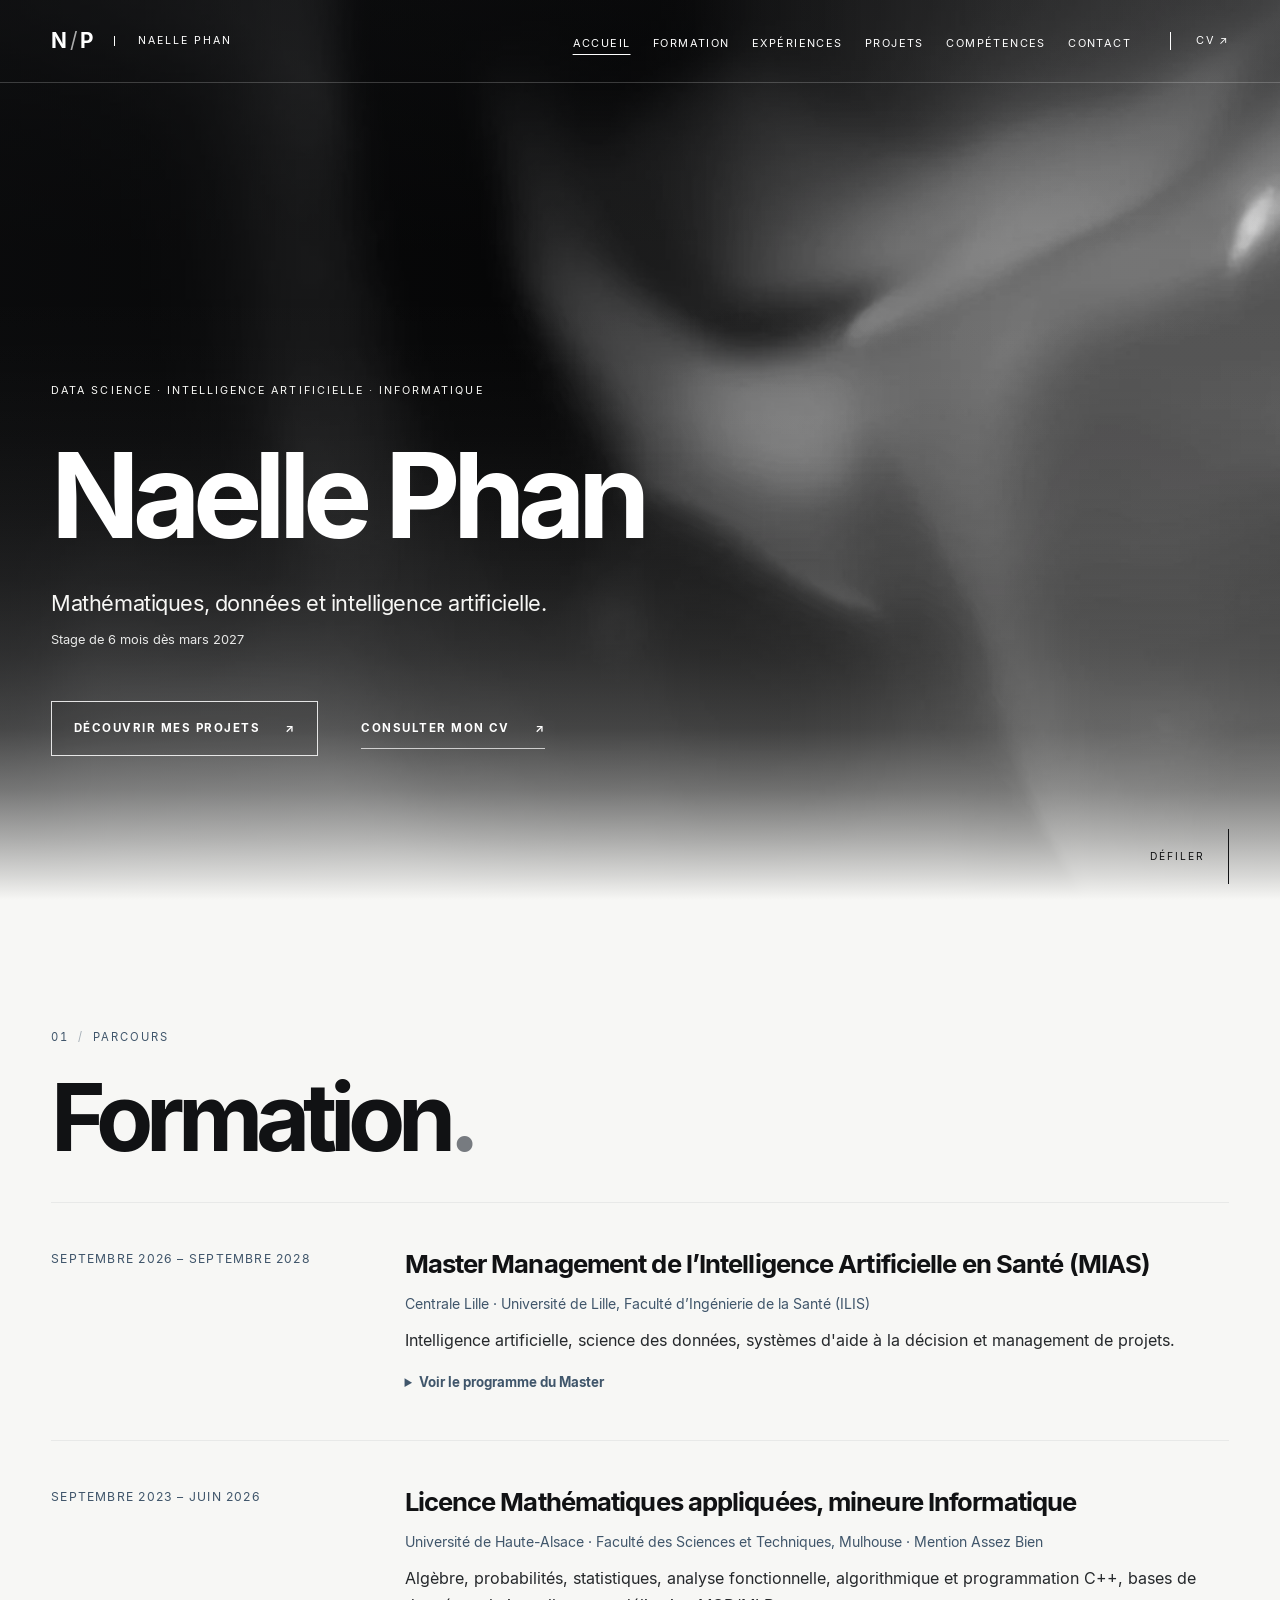
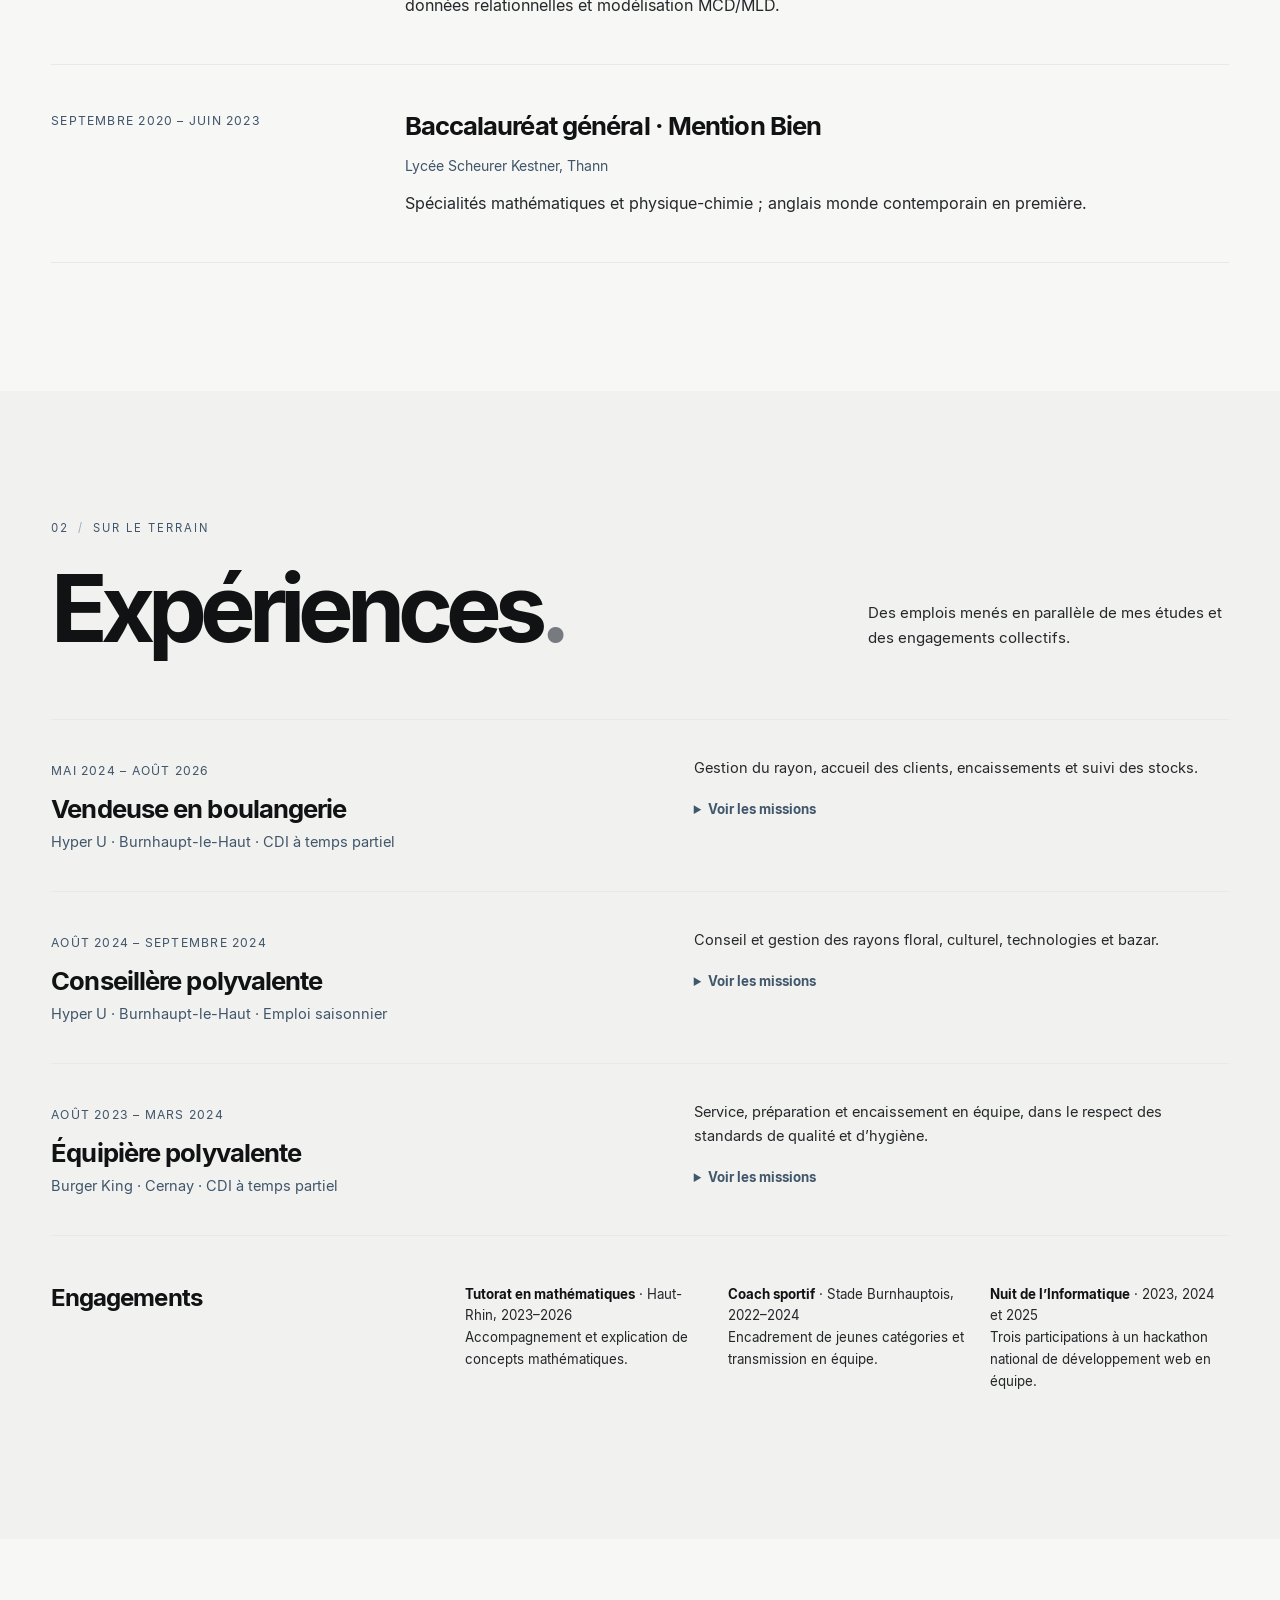
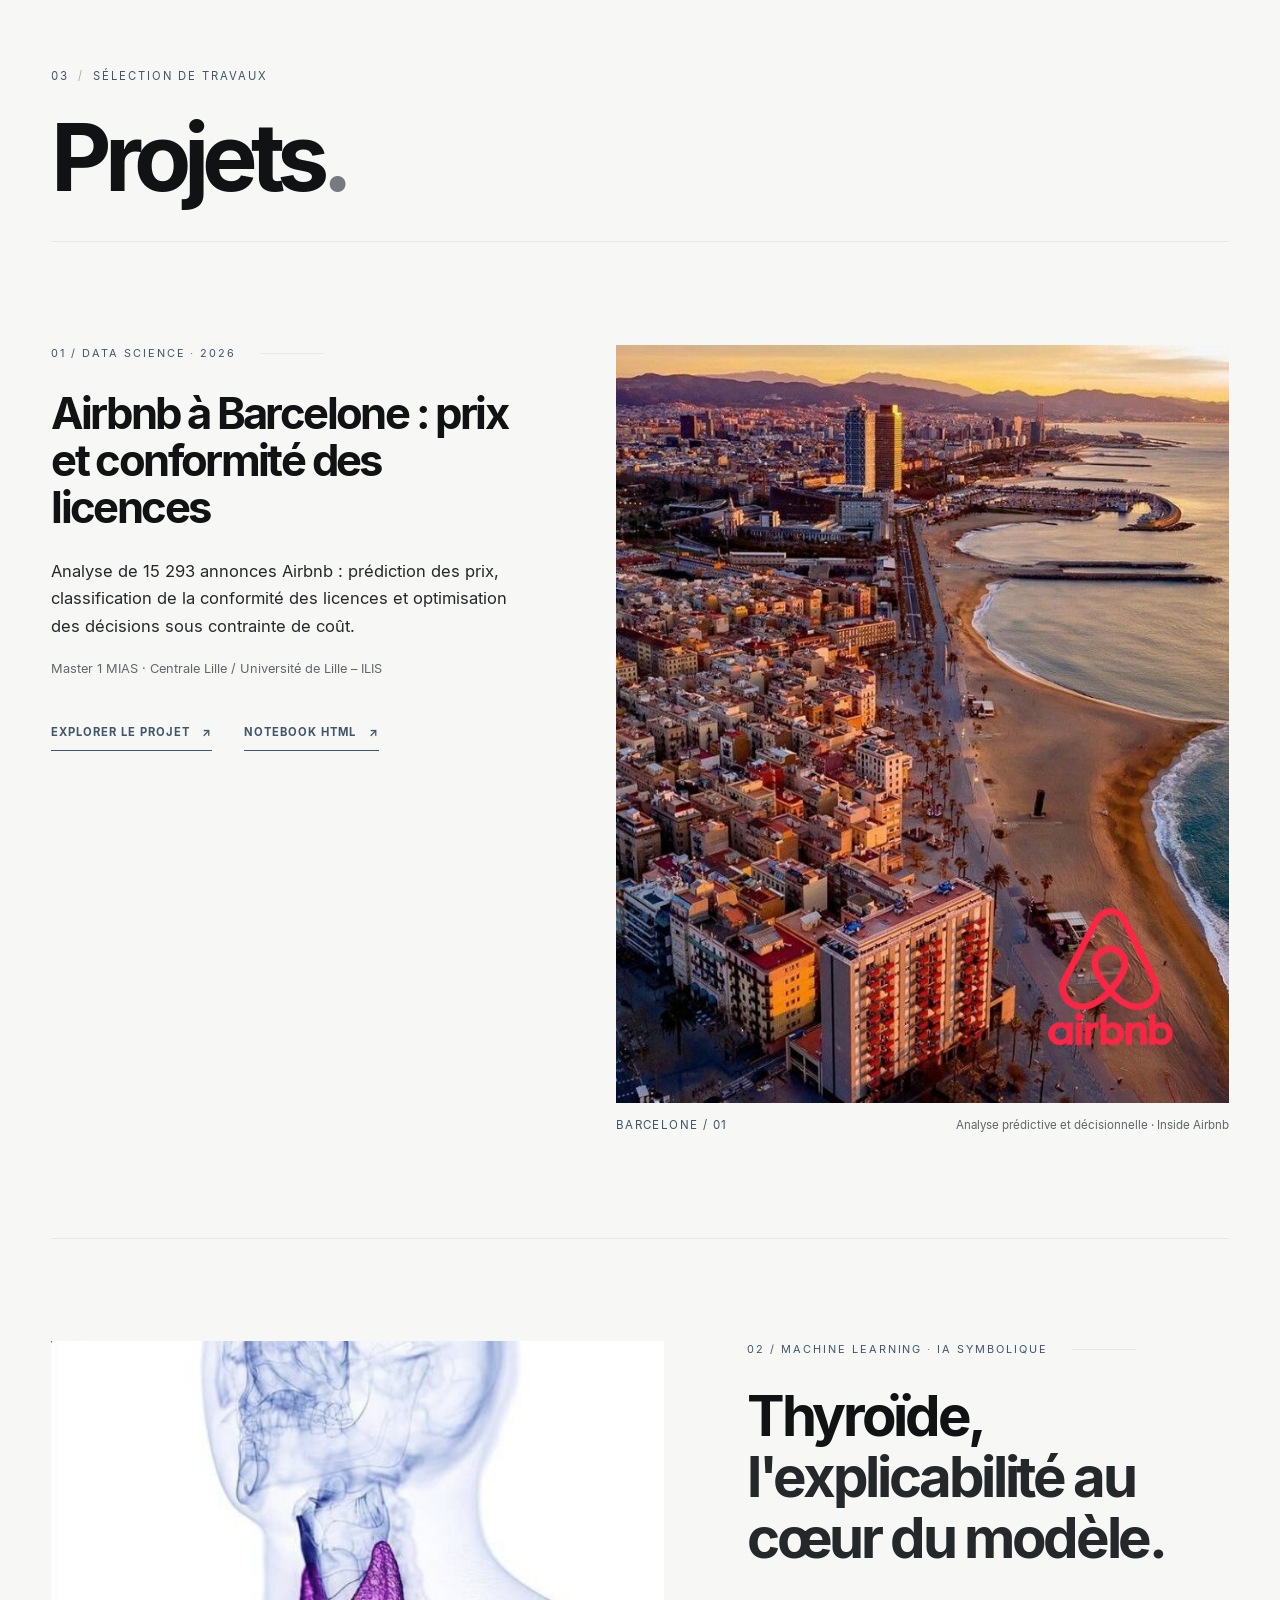
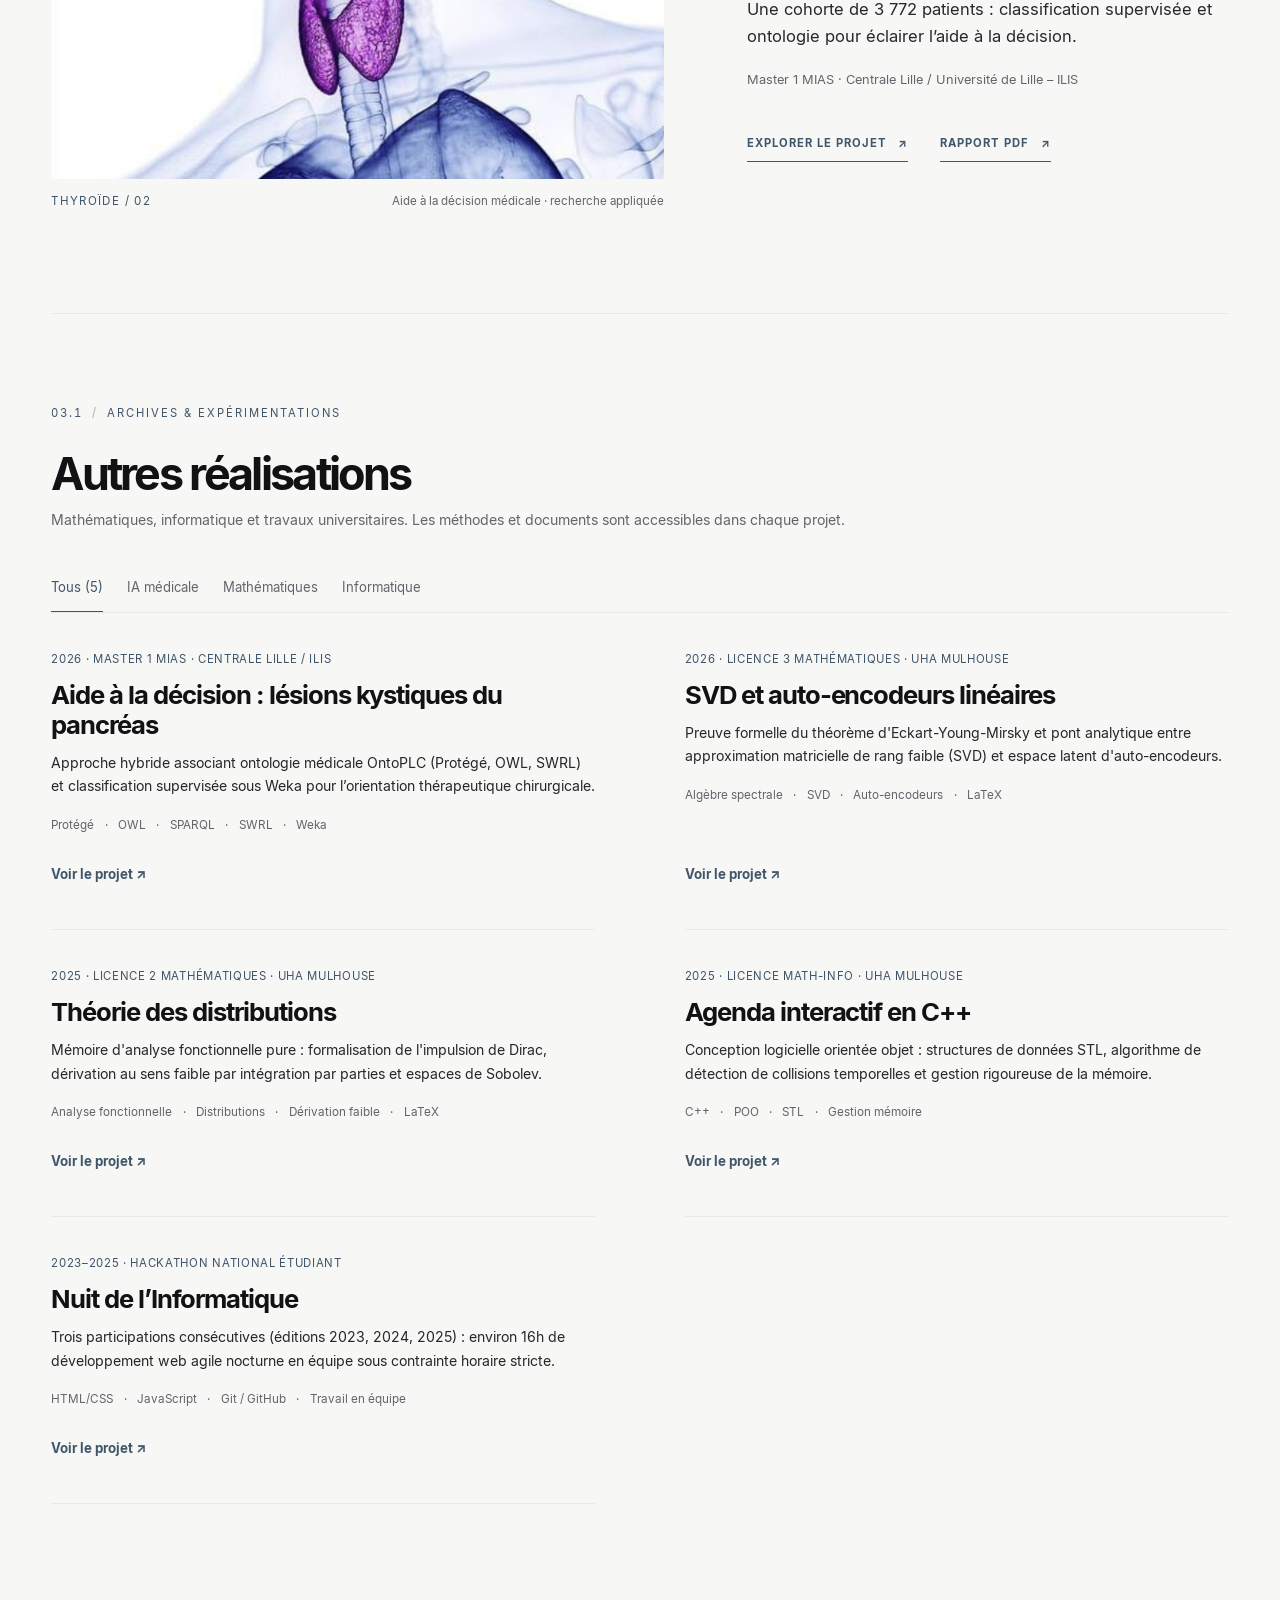
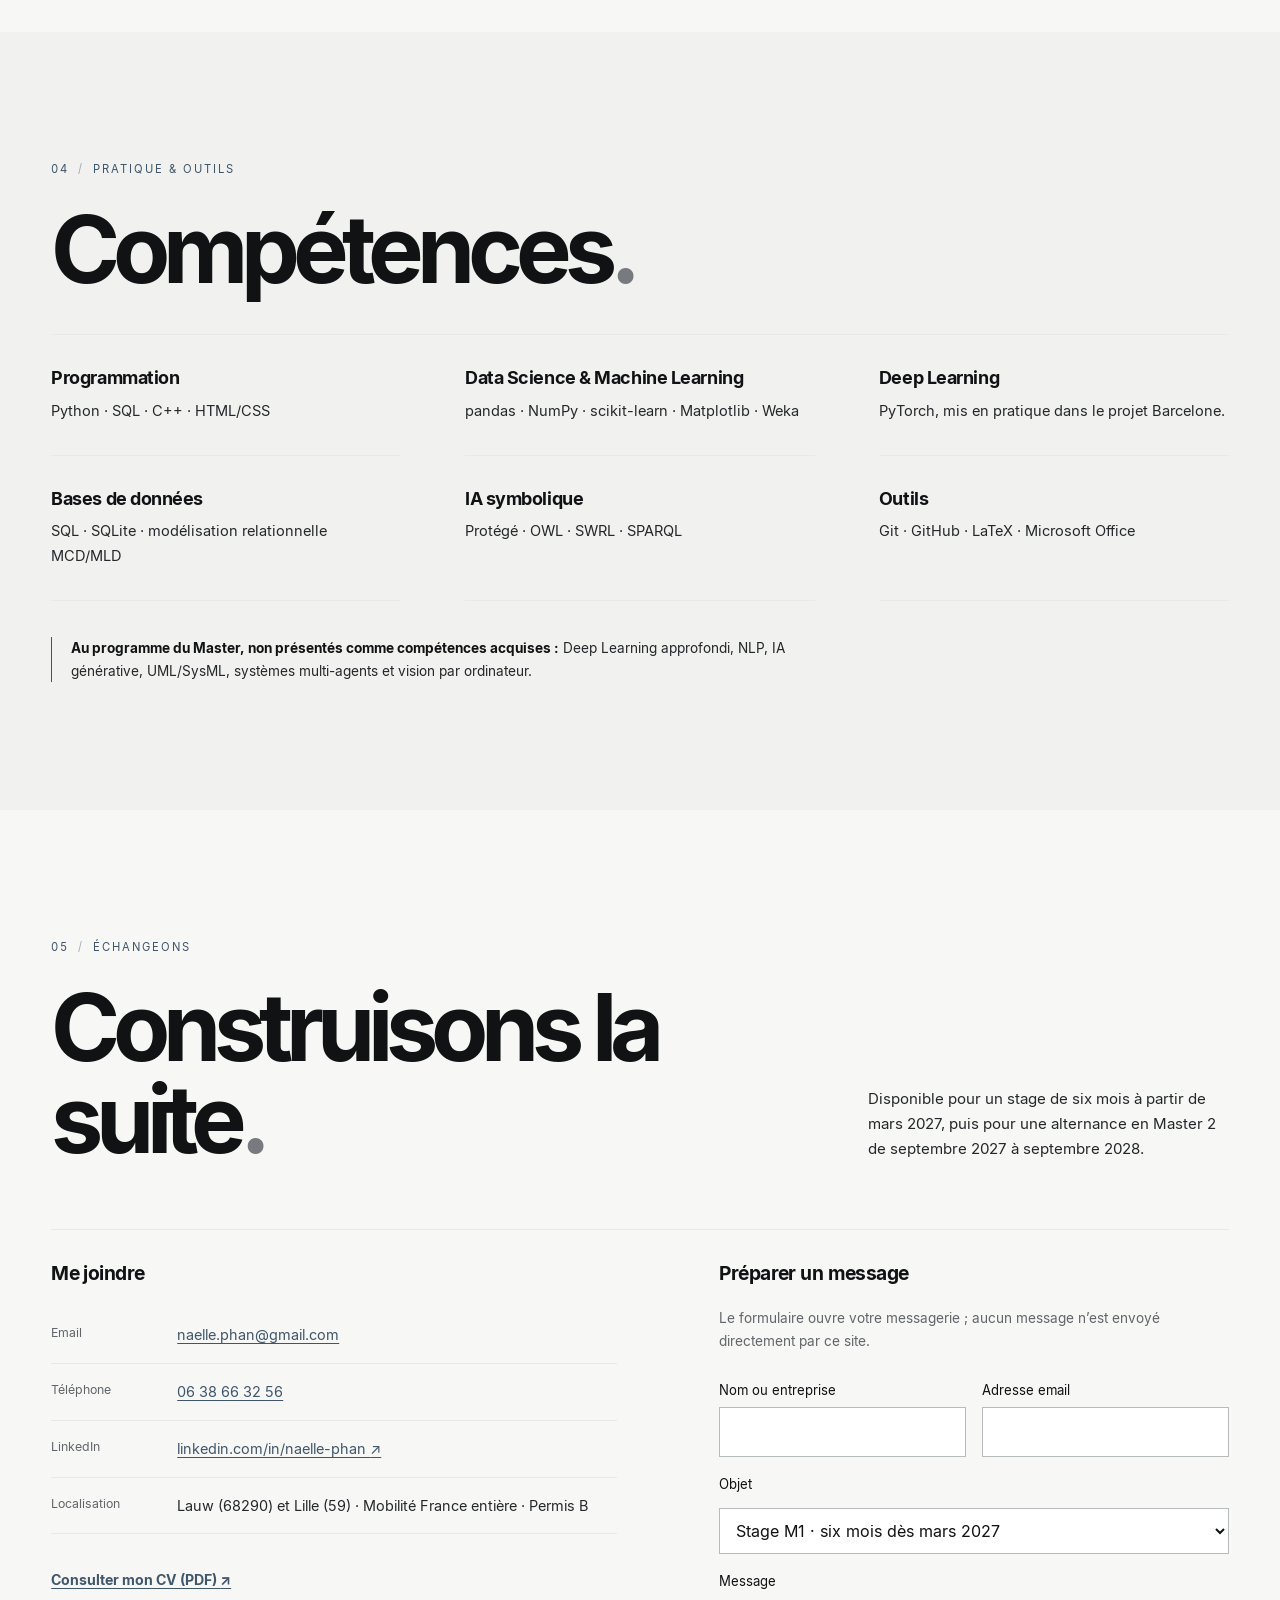
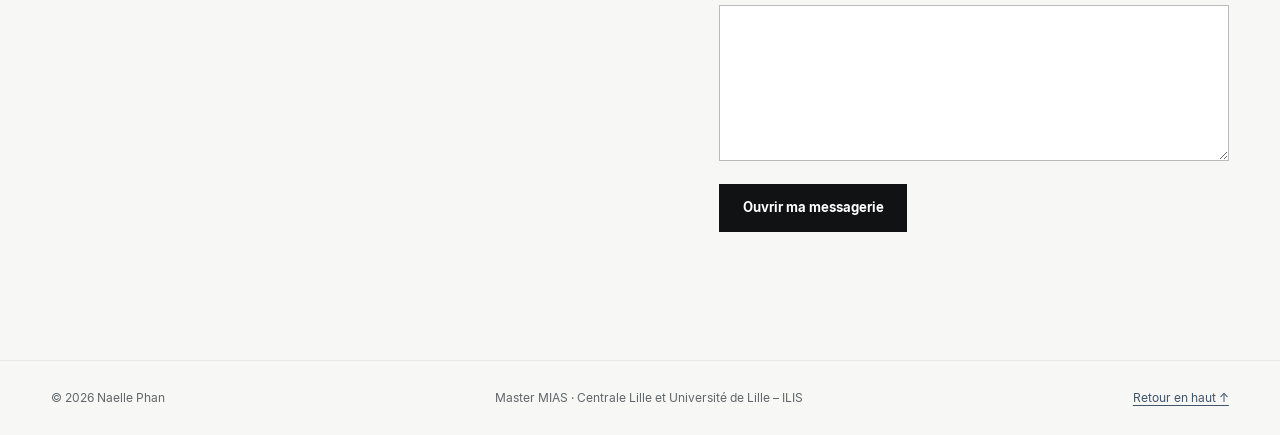
<file: index.html>
<!DOCTYPE html>
<html lang="fr">
<head>
  <meta charset="UTF-8">
  <meta name="viewport" content="width=device-width, initial-scale=1.0">
  <meta name="description" content="Portfolio de Naelle Phan, étudiante en Master MIAS à Centrale Lille et à l'Université de Lille – ILIS. Projets en Data Science, intelligence artificielle et informatique. Stage de six mois dès mars 2027.">
  <title>Naelle Phan — Data Science, IA et informatique</title>
  <link rel="stylesheet" href="style.css?v=949d2ad">
  <script src="script.js?v=2c0e028" defer></script>
</head>
<body>
  <a class="skip-link" href="#main-content">Aller au contenu</a>
  <header class="site-header" id="navbar">
    <div class="container header-inner">
      <a class="brand" href="#accueil" aria-label="Naelle Phan, accueil">N<span class="brand-separator" aria-hidden="true">/</span>P <span class="brand-full">Naelle Phan</span></a>
      <button class="mobile-toggle" id="mobile-toggle" type="button" aria-controls="site-nav" aria-expanded="false" aria-label="Ouvrir le menu de navigation"><span></span><span></span><span></span></button>
      <nav class="site-nav" id="site-nav" aria-label="Navigation principale">
        <ul>
          <li><a class="nav-link" href="#accueil">Accueil</a></li>
          <li><a class="nav-link" href="#formations">Formation</a></li>
          <li><a class="nav-link" href="#experiences">Expériences</a></li>
          <li><a class="nav-link" href="#projets">Projets</a></li>
          <li><a class="nav-link" href="#competences">Compétences</a></li>
          <li><a class="nav-link" href="#contact">Contact</a></li>
        </ul>
      </nav>
      <a class="header-cv" href="CV_Naelle_Phan.pdf" target="_blank" rel="noopener noreferrer">CV ↗</a>
    </div>
  </header>

  <main id="main-content">
    <section class="hero-section" id="accueil" aria-labelledby="intro-title">
      <video class="hero-video" autoplay muted loop playsinline preload="auto" poster="video-poster.webp" aria-hidden="true" tabindex="-1">
        <source src="101010-video-720.mp4" type="video/mp4">
      </video>
      <div class="hero-shade" aria-hidden="true"></div>
      <div class="container hero-layout">
        <div class="hero-copy">
          <p class="hero-eyebrow">DATA SCIENCE · INTELLIGENCE ARTIFICIELLE · INFORMATIQUE</p>
          <h1 id="intro-title" class="hero-title-clean">Naelle Phan</h1>
          <p class="hero-lead-clean">Mathématiques, données et intelligence artificielle.</p>
          <p class="hero-availability-clean">Stage de 6 mois dès mars 2027</p>
          <div class="hero-actions-clean">
            <a class="hero-primary" href="#projets">DÉCOUVRIR MES PROJETS <span aria-hidden="true">↗</span></a>
            <a class="hero-secondary" href="CV_Naelle_Phan.pdf" target="_blank" rel="noopener noreferrer">CONSULTER MON CV <span aria-hidden="true">↗</span></a>
          </div>
        </div>
        <a class="hero-scroll-cue" href="#formations" aria-label="Défiler vers la formation">
          <span>Défiler</span><span class="scroll-stem" aria-hidden="true"></span>
        </a>
      </div>
    </section>

    <section class="section" id="formations" aria-labelledby="formation-title">
      <div class="container">
        <div class="section-heading compact"><div class="section-kicker"><span class="kicker-num">01</span><span class="kicker-sep">/</span><span>Parcours</span></div><h2 id="formation-title">Formation<span class="heading-period">.</span></h2></div>
        <div class="timeline">
          <article class="timeline-item">
            <div class="timeline-date">Septembre 2026 – septembre 2028</div>
            <div><h3>Master Management de l’Intelligence Artificielle en Santé (MIAS)</h3><p class="institution">Centrale Lille · Université de Lille, Faculté d’Ingénierie de la Santé (ILIS)</p><p>Intelligence artificielle, science des données, systèmes d'aide à la décision et management de projets.</p>
              <details><summary>Voir le programme du Master</summary><div class="detail-content"><p><strong>Enseignements suivis (S1)</strong> : bases de données et Big Data (SQL, MCD/MLD), Machine Learning, Data Science, systèmes d’aide à la décision, ontologies médicales, algorithmique, optimisation et complexité, management de l’innovation.</p><p><strong>Enseignements prévus (S2)</strong> : Deep Learning approfondi, Data Science avancée, fondamentaux du NLP, IA générative en santé, UML/SysML, systèmes multi-agents et vision par ordinateur pour l’imagerie médicale.</p></div></details>
            </div>
          </article>
          <article class="timeline-item"><div class="timeline-date">Septembre 2023 – juin 2026</div><div><h3>Licence Mathématiques appliquées, mineure Informatique</h3><p class="institution">Université de Haute-Alsace · Faculté des Sciences et Techniques, Mulhouse · Mention Assez Bien</p><p>Algèbre, probabilités, statistiques, analyse fonctionnelle, algorithmique et programmation C++, bases de données relationnelles et modélisation MCD/MLD.</p></div></article>
          <article class="timeline-item"><div class="timeline-date">Septembre 2020 – juin 2023</div><div><h3>Baccalauréat général · Mention Bien</h3><p class="institution">Lycée Scheurer Kestner, Thann</p><p>Spécialités mathématiques et physique-chimie ; anglais monde contemporain en première.</p></div></article>
        </div>
      </div>
    </section>

    <section class="section section-tinted" id="experiences" aria-labelledby="experiences-title">
      <div class="container">
        <div class="section-heading"><div class="section-kicker"><span class="kicker-num">02</span><span class="kicker-sep">/</span><span>Sur le terrain</span></div><h2 id="experiences-title">Expériences<span class="heading-period">.</span></h2><p>Des emplois menés en parallèle de mes études et des engagements collectifs.</p></div>
        <div class="experience-list">
          <article class="experience-item"><div><span class="entry-date">Mai 2024 – août 2026</span><h3>Vendeuse en boulangerie</h3><p class="institution">Hyper U · Burnhaupt-le-Haut · CDI à temps partiel</p></div><div><p>Gestion du rayon, accueil des clients, encaissements et suivi des stocks.</p><details><summary>Voir les missions</summary><div class="detail-content"><ul><li>Gestion autonome de la caisse et fidélisation d’une clientèle en période de forte affluence.</li><li>Mise en valeur des produits, réapprovisionnement et gestion des stocks.</li><li>Respect des règles d’hygiène, de traçabilité et des procédures d’ouverture et de fermeture.</li></ul></div></details></div></article>
          <article class="experience-item"><div><span class="entry-date">Août 2024 – septembre 2024</span><h3>Conseillère polyvalente</h3><p class="institution">Hyper U · Burnhaupt-le-Haut · Emploi saisonnier</p></div><div><p>Conseil et gestion des rayons floral, culturel, technologies et bazar.</p><details><summary>Voir les missions</summary><div class="detail-content"><ul><li>Accueil et orientation des clients sur plusieurs rayons.</li><li>Entretien des végétaux, compositions florales et mise en valeur des étalages.</li><li>Réassort, contrôle des stocks et polyvalence entre rayons.</li></ul></div></details></div></article>
          <article class="experience-item"><div><span class="entry-date">Août 2023 – mars 2024</span><h3>Équipière polyvalente</h3><p class="institution">Burger King · Cernay · CDI à temps partiel</p></div><div><p>Service, préparation et encaissement en équipe, dans le respect des standards de qualité et d’hygiène.</p><details><summary>Voir les missions</summary><div class="detail-content"><ul><li>Préparation et traitement des commandes au comptoir et au drive.</li><li>Collaboration en période de forte affluence et respect des délais de service.</li></ul></div></details></div></article>
        </div>
        <div class="engagements"><h3>Engagements</h3><div><p><strong>Tutorat en mathématiques</strong> · Haut-Rhin, 2023–2026<br>Accompagnement et explication de concepts mathématiques.</p><p><strong>Coach sportif</strong> · Stade Burnhauptois, 2022–2024<br>Encadrement de jeunes catégories et transmission en équipe.</p><p><strong>Nuit de l’Informatique</strong> · 2023, 2024 et 2025<br>Trois participations à un hackathon national de développement web en équipe.</p></div></div>
      </div>
    </section>

    <section class="section projects-section" id="projets" aria-labelledby="projets-title">
      <div class="container">
        <div class="section-heading compact">
          <div class="section-kicker"><span class="kicker-num">03</span><span class="kicker-sep">/</span><span>Sélection de travaux</span></div>
          <h2 id="projets-title">Projets<span class="heading-period">.</span></h2>
        </div>

        <!-- Deux projets phares illustrés par leurs images locales. -->
        <div class="featured-showcases">

          <!-- PROJET PHARE 01 : Barcelone (Data Science & ML) -->
          <article class="showcase-card" data-category="data">
            <div class="showcase-grid">
              <div class="showcase-info">
                <span class="showcase-badge">01 / DATA SCIENCE · 2026</span>
                <h3 class="showcase-title">Airbnb à Barcelone : prix et conformité des licences</h3>
                <p class="showcase-desc">Analyse de 15 293 annonces Airbnb : prédiction des prix, classification de la conformité des licences et optimisation des décisions sous contrainte de coût.</p>
                <p class="showcase-context">Master 1 MIAS · Centrale Lille / Université de Lille – ILIS</p>
                <div class="showcase-actions">
                  <button type="button" class="btn-details open-modal-btn" data-project="barcelone" aria-haspopup="dialog">
                    <span>EXPLORER LE PROJET</span>
                    <span aria-hidden="true">↗</span>
                  </button>
                  <a class="btn-link-sec" href="Projet_Longitudinal_M0_a_M10.html" target="_blank" rel="noopener noreferrer">
                    <span>NOTEBOOK HTML</span>
                    <span aria-hidden="true">↗</span>
                  </a>
                </div>
              </div>

              <div class="showcase-visual-col">
                <div class="visual-frame">
                  <div class="visual-img-wrap">
                    <img src="projet-barcelone.png" alt="Illustration du projet Marché Locatif de Barcelone" class="visual-img" loading="lazy">
                  </div>
                  <p class="visual-caption">
                    <span class="caption-tag">BARCELONE / 01</span>
                    <span>Analyse prédictive et décisionnelle · Inside Airbnb</span>
                  </p>
                </div>
              </div>
            </div>
          </article>

          <!-- PROJET PHARE 02 : Thyroïde (IA Médicale & SADM Hybride) -->
          <article class="showcase-card" data-category="sante">
            <div class="showcase-grid inverted">
              <div class="showcase-info">
                <span class="showcase-badge">02 / MACHINE LEARNING · IA SYMBOLIQUE</span>
                <h3 class="showcase-title">Thyroïde, <em>l'explicabilité au cœur du modèle.</em></h3>
                <p class="showcase-desc">Une cohorte de 3 772 patients : classification supervisée et ontologie pour éclairer l’aide à la décision.</p>
                <p class="showcase-context">Master 1 MIAS · Centrale Lille / Université de Lille – ILIS</p>
                <div class="showcase-actions">
                  <button type="button" class="btn-details open-modal-btn" data-project="thyroide" aria-haspopup="dialog">
                    <span>EXPLORER LE PROJET</span>
                    <span aria-hidden="true">↗</span>
                  </button>
                  <a class="btn-link-sec" href="Pathologies_Thyroidiennes.pdf" target="_blank" rel="noopener noreferrer">
                    <span>RAPPORT PDF</span>
                    <span aria-hidden="true">↗</span>
                  </a>
                </div>
              </div>

              <div class="showcase-visual-col">
                <div class="visual-frame">
                  <div class="visual-img-wrap">
                    <img src="projet-thyroid.png" alt="Illustration du projet Système d'Aide à la Décision Médicale Pathologies Thyroïdiennes" class="visual-img" loading="lazy">
                  </div>
                  <p class="visual-caption">
                    <span class="caption-tag">THYROÏDE / 02</span>
                    <span>Aide à la décision médicale · recherche appliquée</span>
                  </p>
                </div>
              </div>
            </div>
          </article>

        </div>

        <!-- Projets complémentaires & Grille filtrable -->
        <div class="complementary-projects-head">
          <div class="comp-title-group">
            <div class="section-kicker"><span class="kicker-num">03.1</span><span class="kicker-sep">/</span><span>Archives & expérimentations</span></div>
            <h3>Autres réalisations</h3>
            <p>Mathématiques, informatique et travaux universitaires. Les méthodes et documents sont accessibles dans chaque projet.</p>
          </div>
          <div class="project-filter-bar" role="group" aria-label="Filtrer les projets complémentaires">
            <button class="filter-btn active" type="button" data-filter="all" aria-pressed="true">Tous (5)</button>
            <button class="filter-btn" type="button" data-filter="sante" aria-pressed="false">IA médicale</button>
            <button class="filter-btn" type="button" data-filter="maths" aria-pressed="false">Mathématiques</button>
            <button class="filter-btn" type="button" data-filter="code" aria-pressed="false">Informatique</button>
          </div>
        </div>

        <div class="projects-grid" id="projects-grid">
          <!-- 1. Pancréas -->
          <article class="project-card" data-category="sante">
            <p class="project-context">2026 · Master 1 MIAS · Centrale Lille / ILIS</p>
            <h3>Aide à la décision : lésions kystiques du pancréas</h3>
            <p class="project-desc">Approche hybride associant ontologie médicale OntoPLC (Protégé, OWL, SWRL) et classification supervisée sous Weka pour l’orientation thérapeutique chirurgicale.</p>
            <ul class="project-tech" aria-label="Technologies"><li>Protégé</li><li>OWL</li><li>SPARQL</li><li>SWRL</li><li>Weka</li></ul>
            <button type="button" class="project-link open-modal-btn" data-project="pancreas" aria-haspopup="dialog">Voir le projet <span aria-hidden="true">↗</span></button>
          </article>
          <!-- 2. SVD -->
          <article class="project-card" data-category="maths">
            <p class="project-context">2026 · Licence 3 Mathématiques · UHA Mulhouse</p>
            <h3>SVD et auto-encodeurs linéaires</h3>
            <p class="project-desc">Preuve formelle du théorème d'Eckart-Young-Mirsky et pont analytique entre approximation matricielle de rang faible (SVD) et espace latent d'auto-encodeurs.</p>
            <ul class="project-tech" aria-label="Méthodes"><li>Algèbre spectrale</li><li>SVD</li><li>Auto-encodeurs</li><li>LaTeX</li></ul>
            <button type="button" class="project-link open-modal-btn" data-project="svd" aria-haspopup="dialog">Voir le projet <span aria-hidden="true">↗</span></button>
          </article>
          <!-- 3. Distributions -->
          <article class="project-card" data-category="maths">
            <p class="project-context">2025 · Licence 2 Mathématiques · UHA Mulhouse</p>
            <h3>Théorie des distributions</h3>
            <p class="project-desc">Mémoire d'analyse fonctionnelle pure : formalisation de l'impulsion de Dirac, dérivation au sens faible par intégration par parties et espaces de Sobolev.</p>
            <ul class="project-tech" aria-label="Méthodes"><li>Analyse fonctionnelle</li><li>Distributions</li><li>Dérivation faible</li><li>LaTeX</li></ul>
            <button type="button" class="project-link open-modal-btn" data-project="distributions" aria-haspopup="dialog">Voir le projet <span aria-hidden="true">↗</span></button>
          </article>
          <!-- 4. Agenda C++ -->
          <article class="project-card" data-category="code">
            <p class="project-context">2025 · Licence Math-Info · UHA Mulhouse</p>
            <h3>Agenda interactif en C++</h3>
            <p class="project-desc">Conception logicielle orientée objet : structures de données STL, algorithme de détection de collisions temporelles et gestion rigoureuse de la mémoire.</p>
            <ul class="project-tech" aria-label="Méthodes"><li>C++</li><li>POO</li><li>STL</li><li>Gestion mémoire</li></ul>
            <button type="button" class="project-link open-modal-btn" data-project="agenda" aria-haspopup="dialog">Voir le projet <span aria-hidden="true">↗</span></button>
          </article>
          <!-- 5. Nuit de l'Info -->
          <article class="project-card" data-category="code">
            <p class="project-context">2023–2025 · Hackathon national étudiant</p>
            <h3>Nuit de l’Informatique</h3>
            <p class="project-desc">Trois participations consécutives (éditions 2023, 2024, 2025) : environ 16h de développement web agile nocturne en équipe sous contrainte horaire stricte.</p>
            <ul class="project-tech" aria-label="Méthodes"><li>HTML/CSS</li><li>JavaScript</li><li>Git / GitHub</li><li>Travail en équipe</li></ul>
            <button type="button" class="project-link open-modal-btn" data-project="nuit-info" aria-haspopup="dialog">Voir le projet <span aria-hidden="true">↗</span></button>
          </article>
        </div>
      </div>
    </section>

    <section class="section section-tinted" id="competences" aria-labelledby="skills-title">
      <div class="container"><div class="section-heading compact"><div class="section-kicker"><span class="kicker-num">04</span><span class="kicker-sep">/</span><span>Pratique & outils</span></div><h2 id="skills-title">Compétences<span class="heading-period">.</span></h2></div>
        <div class="skills-grid">
          <section class="skill-group"><h3>Programmation</h3><p>Python · SQL · C++ · HTML/CSS</p></section>
          <section class="skill-group"><h3>Data Science & Machine Learning</h3><p>pandas · NumPy · scikit-learn · Matplotlib · Weka</p></section>
          <section class="skill-group"><h3>Deep Learning</h3><p>PyTorch, mis en pratique dans le projet Barcelone.</p></section>
          <section class="skill-group"><h3>Bases de données</h3><p>SQL · SQLite · modélisation relationnelle MCD/MLD</p></section>
          <section class="skill-group"><h3>IA symbolique</h3><p>Protégé · OWL · SWRL · SPARQL</p></section>
          <section class="skill-group"><h3>Outils</h3><p>Git · GitHub · LaTeX · Microsoft Office</p></section>
        </div>
        <p class="curriculum-note"><strong>Au programme du Master, non présentés comme compétences acquises :</strong> Deep Learning approfondi, NLP, IA générative, UML/SysML, systèmes multi-agents et vision par ordinateur.</p>
      </div>
    </section>

    <section class="section contact-section" id="contact" aria-labelledby="contact-title">
      <div class="container"><div class="section-heading"><div class="section-kicker"><span class="kicker-num">05</span><span class="kicker-sep">/</span><span>Échangeons</span></div><h2 id="contact-title">Construisons la suite<span class="heading-period">.</span></h2><p>Disponible pour un stage de six mois à partir de mars 2027, puis pour une alternance en Master 2 de septembre 2027 à septembre 2028.</p></div>
        <div class="contact-grid"><div class="contact-details"><h3>Me joindre</h3><dl><div><dt>Email</dt><dd><a href="mailto:naelle.phan@gmail.com">naelle.phan@gmail.com</a></dd></div><div><dt>Téléphone</dt><dd><a href="tel:0638663256">06 38 66 32 56</a></dd></div><div><dt>LinkedIn</dt><dd><a href="https://linkedin.com/in/naelle-phan" target="_blank" rel="noopener noreferrer">linkedin.com/in/naelle-phan <span aria-hidden="true">↗</span></a></dd></div><div><dt>Localisation</dt><dd>Lauw (68290) et Lille (59) · Mobilité France entière · Permis B</dd></div></dl><a class="text-link" href="CV_Naelle_Phan.pdf" target="_blank" rel="noopener noreferrer">Consulter mon CV (PDF) <span aria-hidden="true">↗</span></a></div>
        <div class="contact-form-wrapper"><h3>Préparer un message</h3><p>Le formulaire ouvre votre messagerie ; aucun message n’est envoyé directement par ce site.</p><form id="contact-form" class="contact-form"><div class="form-row"><div><label for="sender-name">Nom ou entreprise</label><input id="sender-name" name="name" type="text" autocomplete="name" required></div><div><label for="sender-email">Adresse email</label><input id="sender-email" name="email" type="email" autocomplete="email" required></div></div><label for="subject-select">Objet</label><select id="subject-select" name="subject"><option value="Proposition de stage M1 (6 mois dès mars 2027)">Stage M1 · six mois dès mars 2027</option><option value="Alternance M2 (septembre 2027 – septembre 2028)">Alternance M2 · septembre 2027 à septembre 2028</option><option value="Échange sur vos travaux">Échange sur un projet</option><option value="Autre demande professionnelle">Autre demande professionnelle</option></select><label for="sender-message">Message</label><textarea id="sender-message" name="message" rows="5" required></textarea><button type="submit" class="button button-primary">Ouvrir ma messagerie</button></form></div></div>
      </div>
    </section>
  </main>
  <footer class="site-footer"><div class="container footer-inner"><p>© 2026 Naelle Phan</p><p>Master MIAS · Centrale Lille et Université de Lille – ILIS</p><a href="#accueil">Retour en haut ↑</a></div></footer>

  <div class="modal-backdrop" id="project-modal" aria-hidden="true"><div class="modal-dialog" role="dialog" aria-modal="true" aria-labelledby="modal-title" tabindex="-1"><button class="modal-close" id="modal-close-btn" type="button" aria-label="Fermer les détails du projet">×</button><div class="modal-body" id="modal-body-content"></div></div></div>
</body>
</html>
</file>
<file: style.css>
@font-face { font-family: Inter; src: url('Inter-Regular.ttf') format('truetype'); font-weight: 400; font-display: swap; }
@font-face { font-family: Inter; src: url('Inter-Bold.ttf') format('truetype'); font-weight: 700; font-display: swap; }
:root {
  color-scheme: light;
  --paper: #f7f7f5;
  --paper-tint: #f1f1ef;
  --surface: #fff;
  --ink: #111214;
  --body: #25282b;
  --muted: #62666b;
  --gray: #777b80;
  --line: #e8e9e8;
  --slate: #40566b;
  --slate-dark: #2c4054;
  --focus: #40566b;
}
*, *::before, *::after { box-sizing: border-box; }
html { scroll-behavior: smooth; scroll-padding-top: 5.5rem; }
body { margin: 0; background: var(--paper); color: var(--body); font: 400 1rem/1.65 Inter, Arial, sans-serif; }
body.modal-open { overflow: hidden; }
a { color: var(--slate); text-underline-offset: .22em; }
a:hover { color: var(--slate-dark); }
button, input, textarea, select { font: inherit; }
button { cursor: pointer; }
:where(button, a, summary, input, textarea, select):focus-visible { outline: 2px solid var(--focus); outline-offset: 4px; }
img { display: block; max-width: 100%; }
h1, h2, h3, p, figure { margin-top: 0; }
h1, h2, h3 { color: var(--ink); line-height: 1.18; }
p { margin-bottom: 1.15rem; }
.container { width: min(100% - clamp(2.5rem, 8vw, 11rem), 1390px); margin-inline: auto; }
.skip-link { position: fixed; top: -100px; left: 1rem; z-index: 200; padding: .7rem 1rem; background: var(--ink); color: #fff; }
.skip-link:focus { top: 1rem; color: #fff; }

/* Fixed over the film; only the header changes surface after the hero. */
.site-header { position: fixed; inset: 0 0 auto; z-index: 50; color: #fff; border-bottom: 1px solid rgba(255,255,255,.2); transition: background-color .35s ease, color .35s ease, border-color .35s ease; }
.site-header.is-light { background: rgba(247,247,245,.97); color: var(--ink); border-color: var(--line); backdrop-filter: blur(14px); -webkit-backdrop-filter: blur(14px); }
.header-inner { min-height: 82px; display: flex; align-items: center; gap: clamp(1.2rem, 3vw, 3rem); }
.brand { display: inline-flex; align-items: baseline; flex: none; gap: .12em; color: inherit; text-decoration: none; font-size: 1.3rem; letter-spacing: -.075em; font-weight: 700; line-height: 1; }
.brand:hover { color: inherit; }
.brand-separator { font-weight: 400; opacity: .65; padding-inline: .08em; }
.brand-full { padding-left: 1.4rem; margin-left: 1.25rem; border-left: 1px solid currentColor; font-size: .66rem; text-transform: uppercase; letter-spacing: .19em; font-weight: 400; align-self: center; white-space: nowrap; }
.site-nav { margin-left: auto; }
.site-nav ul { list-style: none; display: flex; align-items: center; gap: clamp(.9rem, 1.75vw, 1.8rem); margin: 0; padding: 0; }
.site-nav a, .header-cv { display: inline-block; color: inherit; text-decoration: none; font-size: .68rem; text-transform: uppercase; letter-spacing: .13em; white-space: nowrap; transition: opacity .2s ease, color .25s ease; }
.site-nav a:hover, .header-cv:hover { opacity: .65; color: inherit; }
.site-nav a.active { text-decoration: underline; text-underline-offset: .6em; text-decoration-thickness: 1px; }
.header-cv { padding-left: 1.6rem; border-left: 1px solid currentColor; }
.mobile-toggle { display: none; background: transparent; border: 0; padding: .7rem; color: inherit; }
.mobile-toggle span { display: block; height: 1px; width: 24px; margin: 6px 0; background: currentColor; transition: transform .25s ease; }
.mobile-toggle[aria-expanded="true"] span:first-child { transform: translateY(7px) rotate(45deg); }
.mobile-toggle[aria-expanded="true"] span:nth-child(2) { opacity: 0; }
.mobile-toggle[aria-expanded="true"] span:last-child { transform: translateY(-7px) rotate(-45deg); }

/* The original frame remains visible underneath modest local contrast gradients. */
.hero-section { position: relative; isolation: isolate; min-height: 100vh; min-height: 100svh; overflow: hidden; background: #25282b url('video-poster.webp') center center / cover no-repeat; color: var(--paper); }
.hero-video, .hero-shade { position: absolute; inset: 0; width: 100%; height: 100%; }
.hero-video { object-fit: cover; object-position: center center; z-index: -2; }
.hero-section.video-unavailable .hero-video { display: none; }
.hero-shade { z-index: -1; pointer-events: none; background: linear-gradient(90deg, rgba(17,18,20,.59) 0%, rgba(17,18,20,.34) 40%, rgba(17,18,20,.06) 78%), linear-gradient(180deg, rgba(17,18,20,.36), transparent 28%); }
.hero-section::after { content: ''; position: absolute; inset: auto 0 0; z-index: -1; height: clamp(450px, 68svh, 700px); width: 100%; pointer-events: none; background: linear-gradient(to bottom, transparent 0%, rgba(247,247,245,.008) 12%, rgba(247,247,245,.025) 24%, rgba(247,247,245,.05) 36%, rgba(247,247,245,.09) 48%, rgba(247,247,245,.15) 60%, rgba(247,247,245,.24) 72%, rgba(247,247,245,.43) 82%, rgba(247,247,245,.66) 90%, rgba(247,247,245,.85) 96%, var(--paper) 100%); }
.hero-layout { position: relative; min-height: 100vh; min-height: 100svh; display: flex; align-items: flex-end; padding-top: 130px; padding-bottom: clamp(7.5rem, 16vh, 12rem); }
.hero-copy { width: min(100%, 980px); }
.hero-eyebrow { margin-bottom: clamp(1.6rem, 3vw, 3.2rem); color: #fafaf7; font-size: clamp(.65rem, .84vw, .78rem); letter-spacing: .19em; line-height: 1.7; }
.hero-title-clean { margin: 0; font-size: clamp(4.2rem, 9.1vw, 9rem); line-height: 1; font-weight: 700; letter-spacing: -.065em; color: #fff; }
.hero-lead-clean { margin: clamp(1.35rem, 2.5vw, 2.7rem) 0 0; max-width: 36rem; font-size: clamp(1rem, 1.7vw, 1.45rem); letter-spacing: -.02em; line-height: 1.5; }
.hero-availability-clean { margin: .6rem 0 0; font-size: clamp(.8rem, 1vw, .92rem); color: #e8e9e8; }
.hero-actions-clean { display: flex; flex-wrap: wrap; align-items: center; gap: 1rem 2.7rem; margin-top: clamp(2rem, 4vw, 3.5rem); }
.hero-actions-clean a { color: #fff; text-decoration: none; font-size: .72rem; font-weight: 700; letter-spacing: .13em; white-space: nowrap; transition: background-color .25s ease, color .25s ease, border-color .25s ease; }
.hero-actions-clean a span { margin-left: 1.25rem; }
.hero-primary { border: 1px solid rgba(255,255,255,.86); padding: 1.05rem 1.35rem; background: rgba(17,18,20,.14); }
.hero-primary:hover { background: #fff; color: var(--ink) !important; }
.hero-secondary { padding: .65rem 0; border-bottom: 1px solid rgba(255,255,255,.7); }
.hero-secondary:hover { border-color: #fff; opacity: .7; }
.hero-scroll-cue { position: absolute; right: 0; bottom: 1rem; display: flex; align-items: center; gap: 1.4rem; color: var(--ink); text-decoration: none; font-size: .64rem; text-transform: uppercase; letter-spacing: .2em; }
.hero-scroll-cue:hover { color: var(--ink); }
.scroll-stem { display: block; width: 1px; height: 55px; background: currentColor; transform-origin: top; transition: transform .3s ease; }
.hero-scroll-cue:hover .scroll-stem { transform: scaleY(1.3); }

/* Open sections, typographic rhythm and hairline separators. */
.section { padding-block: clamp(6rem, 10vw, 11rem); }
.section-tinted { background: var(--paper-tint); }
.section-heading { display: grid; grid-template-columns: minmax(0, 1fr) minmax(220px, .47fr); gap: 0 3rem; align-items: end; margin-bottom: clamp(2.5rem, 5vw, 5rem); }
.section-kicker { grid-column: 1 / -1; color: var(--slate); font-size: .7rem; text-transform: uppercase; letter-spacing: .18em; margin-bottom: 1.6rem; }
.kicker-num { font-variant-numeric: tabular-nums; }
.kicker-sep { opacity: .45; margin-inline: .55rem; }
.section-heading h2 { font-size: clamp(3.5rem, 7.3vw, 7rem); letter-spacing: -.075em; line-height: .98; margin: 0; font-weight: 700; }
.heading-period { color: var(--gray); }
.section-heading > p { max-width: 24rem; margin: 0 0 .25rem; font-size: .94rem; }
.section-heading.compact { margin-bottom: clamp(2.25rem, 3vw, 3.5rem); }
.timeline, .experience-list { border-top: 1px solid var(--line); }
.timeline-item { display: grid; grid-template-columns: minmax(190px, .32fr) minmax(0, 1fr); gap: clamp(2rem, 7vw, 8rem); padding: clamp(1.8rem, 3.6vw, 3.5rem) 0; border-bottom: 1px solid var(--line); }
.timeline-date, .entry-date { font-size: .76rem; text-transform: uppercase; letter-spacing: .1em; color: var(--slate); }
.timeline-item h3, .experience-item h3 { margin: 0 0 .8rem; font-size: clamp(1.25rem, 2vw, 1.8rem); letter-spacing: -.035em; }
.timeline-item p, .experience-item p { max-width: 56rem; }
.timeline-item p:last-child, .experience-item p:last-child { margin-bottom: 0; }
.institution { color: var(--slate); font-size: .88rem; margin-bottom: .75rem; }
details { margin-top: .9rem; }
summary { width: fit-content; cursor: pointer; font-size: .83rem; font-weight: 700; color: var(--slate); }
summary:hover { text-decoration: underline; }
.detail-content { padding: .9rem 0 .1rem; font-size: .9rem; }
.detail-content p:last-child, .detail-content ul:last-child { margin-bottom: 0; }
.detail-content ul { padding-left: 1.25rem; }
.detail-content li + li { margin-top: .4rem; }
.experience-item { display: grid; grid-template-columns: minmax(0, 1fr) minmax(0, .9fr); gap: 3rem; padding: 2.3rem 0; border-bottom: 1px solid var(--line); }
.experience-item h3 { margin: .7rem 0 .35rem; }
.experience-item p { font-size: .91rem; }
.engagements { display: grid; grid-template-columns: 1fr 2fr; gap: 2rem; padding-top: 3rem; }
.engagements h3 { margin: 0; font-size: 1.5rem; letter-spacing: -.04em; }
.engagements > div { display: grid; grid-template-columns: repeat(3, minmax(0, 1fr)); gap: 1.5rem; }
.engagements p { font-size: .83rem; }
.engagements strong { color: var(--ink); }

/* Two image-led feature stories; remaining work is an open archive, not cards. */
.featured-showcases { border-top: 1px solid var(--line); }
.showcase-card { border-bottom: 1px solid var(--line); padding-block: clamp(4rem, 8vw, 8rem); }
.showcase-grid { display: grid; grid-template-columns: minmax(0, .88fr) minmax(0, 1.12fr); gap: clamp(2.5rem, 6.5vw, 7rem); align-items: start; }
.showcase-grid.inverted { grid-template-columns: minmax(0, 1.12fr) minmax(0, .88fr); }
.showcase-grid.inverted .showcase-info { order: 2; }
.showcase-grid.inverted .showcase-visual-col { order: 1; }
.showcase-card[data-category="data"] .showcase-info { position: sticky; top: clamp(7rem, 12vh, 9rem); }
.showcase-badge { display: flex; align-items: center; gap: 1.5rem; color: var(--slate); font-size: .68rem; letter-spacing: .18em; text-transform: uppercase; }
.showcase-badge::after { content: ''; width: 4rem; border-top: 1px solid var(--line); }
.showcase-title { margin: 1.7rem 0; font-size: clamp(2.5rem, 4.4vw, 4.8rem); letter-spacing: -.06em; line-height: 1.08; }
.showcase-title em { font-style: normal; color: var(--body); }
.showcase-card[data-category="data"] .showcase-title { font-size: clamp(2.3rem, 3.4vw, 3.9rem); }
.showcase-desc { max-width: 34rem; font-size: 1.03rem; line-height: 1.65; }
.showcase-context { font-size: .8rem; color: var(--muted); }
.showcase-actions { display: flex; flex-wrap: wrap; gap: 1rem 2rem; margin-top: 2.2rem; align-items: center; }
.btn-details, .btn-link-sec { padding: .55rem 0; border: 0; border-bottom: 1px solid var(--slate); background: none; color: var(--slate); text-decoration: none; font-size: .7rem; font-weight: 700; letter-spacing: .09em; transition: color .2s ease, border-color .2s ease; }
.btn-details span + span, .btn-link-sec span + span { display: inline-block; margin-left: .5rem; transition: transform .2s ease; }
.btn-details:hover, .btn-link-sec:hover { color: var(--ink); border-color: var(--ink); }
.btn-details:hover span + span, .btn-link-sec:hover span + span { transform: translate(2px, -2px); }
.visual-frame { margin: 0; }
.visual-img-wrap { background: var(--line); overflow: hidden; aspect-ratio: 1.4; }
.visual-img { width: 100%; height: 100%; object-fit: cover; transition: transform .7s cubic-bezier(.22,1,.36,1); }
.showcase-card:hover .visual-img { transform: scale(1.015); }
.showcase-card[data-category="data"] .visual-img-wrap { aspect-ratio: auto; }
.showcase-card[data-category="data"] .visual-img { height: auto; object-fit: contain; }
.showcase-card[data-category="data"]:hover .visual-img { transform: none; }
.visual-caption { display: flex; flex-wrap: wrap; gap: .25rem 1rem; justify-content: space-between; margin: .8rem 0 0; font-size: .72rem; color: var(--muted); }
.caption-tag { color: var(--slate); letter-spacing: .12em; }
.complementary-projects-head { padding-top: clamp(4rem, 7vw, 7rem); }
.comp-title-group h3 { margin: 0 0 .5rem; font-size: clamp(2rem, 3.5vw, 3.5rem); letter-spacing: -.06em; }
.comp-title-group p { font-size: .88rem; color: var(--muted); }
.project-filter-bar { display: flex; flex-wrap: wrap; gap: .3rem 1.5rem; border-bottom: 1px solid var(--line); margin: 2rem 0 0; }
.filter-btn { padding: .8rem 0; color: var(--muted); background: none; border: 0; border-bottom: 1px solid transparent; font-size: .82rem; transition: color .2s ease, border-color .2s ease; }
.filter-btn:hover, .filter-btn.active { color: var(--slate); }
.filter-btn.active { border-bottom-color: var(--slate); }
.projects-grid { display: grid; grid-template-columns: repeat(2, minmax(0,1fr)); gap: 0 clamp(2rem, 7vw, 8rem); }
.project-card { min-width: 0; display: flex; flex-direction: column; align-items: flex-start; border-bottom: 1px solid var(--line); padding: 2.3rem 0; }
.project-card[hidden] { display: none; }
.project-context { margin: 0 0 .7rem; color: var(--slate); font-size: .71rem; text-transform: uppercase; letter-spacing: .06em; }
.project-card h3 { font-size: clamp(1.2rem, 2vw, 1.75rem); letter-spacing: -.04em; margin: 0 0 .7rem; }
.project-desc { font-size: .88rem; line-height: 1.65; }
.project-tech { list-style: none; display: flex; flex-wrap: wrap; gap: .2rem .65rem; margin: 0 0 1.4rem; padding: 0; color: var(--muted); font-size: .73rem; }
.project-tech li + li::before { content: '·'; margin-right: .65rem; }
.project-link { border: 0; padding: .4rem 0; margin-top: auto; background: transparent; font-size: .83rem; font-weight: 700; color: var(--slate); }
.project-link:hover { text-decoration: underline; }
.project-link span { display: inline-block; transition: transform .2s ease; }
.project-link:hover span { transform: translate(2px,-2px); }

.skills-grid { display: grid; grid-template-columns: repeat(3, minmax(0,1fr)); gap: 0 clamp(2rem, 5vw, 5rem); border-top: 1px solid var(--line); }
.skill-group { padding: 2rem 0; border-bottom: 1px solid var(--line); }
.skill-group h3 { font-size: 1.12rem; letter-spacing: -.025em; margin-bottom: .65rem; }
.skill-group p { font-size: .91rem; margin: 0; }
.curriculum-note { max-width: 780px; border-left: 1px solid var(--slate); padding-left: 1.2rem; margin: 2.3rem 0 0; font-size: .85rem; }
.curriculum-note strong { color: var(--ink); }
.contact-section { background: var(--paper); }
.contact-grid { display: grid; grid-template-columns: minmax(0, 1fr) minmax(0, .9fr); gap: clamp(3rem, 8vw, 9rem); border-top: 1px solid var(--line); padding-top: 2rem; }
.contact-grid h3 { font-size: 1.2rem; letter-spacing: -.03em; margin-bottom: 1.4rem; }
.contact-details dl { margin: 0 0 2rem; }
.contact-details dl > div { display: grid; grid-template-columns: 110px 1fr; gap: 1rem; padding: 1rem 0; border-bottom: 1px solid var(--line); }
.contact-details dt { font-size: .77rem; color: var(--muted); }
.contact-details dd { margin: 0; overflow-wrap: anywhere; font-size: .9rem; }
.text-link { font-size: .88rem; font-weight: 700; }
.contact-form-wrapper > p { font-size: .85rem; color: var(--muted); }
.contact-form { display: grid; gap: .45rem; }
.form-row { display: grid; grid-template-columns: 1fr 1fr; gap: 1rem; }
.form-row > div { display: grid; align-content: start; }
.contact-form label { display: block; font-size: .82rem; color: var(--ink); margin: .6rem 0 .3rem; }
.contact-form input, .contact-form select, .contact-form textarea { width: 100%; min-width: 0; border: 1px solid #b8bbbc; border-radius: 0; background: #fff; color: var(--ink); padding: .7rem .75rem; }
.contact-form textarea { resize: vertical; }
.contact-form button { justify-self: start; margin-top: 1rem; }
.button { display: inline-flex; justify-content: center; align-items: center; min-height: 48px; padding: .7rem 1.4rem; text-decoration: none; border-radius: 0; font-size: .82rem; font-weight: 700; transition: background-color .2s ease; }
.button-primary { background: var(--ink); border: 1px solid var(--ink); color: #fff; }
.button-primary:hover { background: #25282b; color: #fff; }
.site-footer { border-top: 1px solid var(--line); padding: 1.7rem 0; font-size: .75rem; color: var(--muted); }
.footer-inner { display: flex; justify-content: space-between; gap: 1rem; flex-wrap: wrap; align-items: center; }
.footer-inner p { margin: 0; }

.modal-backdrop { position: fixed; inset: 0; z-index: 100; display: none; align-items: center; justify-content: center; padding: 1rem; background: rgba(17,18,20,.76); }
.modal-backdrop.open { display: flex; }
.modal-dialog { position: relative; width: min(100%, 800px); max-height: min(90dvh, 900px); overflow-y: auto; overscroll-behavior: contain; background: var(--paper); }
.modal-close { position: sticky; top: .65rem; float: right; width: 42px; height: 42px; margin: .65rem .65rem 0 0; border: 1px solid var(--line); background: #fff; color: var(--ink); font-size: 1.5rem; line-height: 1; z-index: 1; }
.modal-close:hover { background: var(--paper-tint); }
.modal-body { padding: 2.5rem clamp(1.3rem, 5vw, 3rem) 3rem; clear: both; }
.modal-header-meta { color: var(--slate); font-size: .8rem; margin-bottom: 1rem; }
.modal-title { font-size: clamp(1.55rem, 4vw, 2.4rem); letter-spacing: -.04em; margin-bottom: .65rem; }
.modal-subtitle { color: var(--body); font-size: 1rem; border-bottom: 1px solid var(--line); padding-bottom: 1.5rem; }
.modal-authors { font-size: .86rem; color: var(--muted); margin-bottom: 1.4rem; }
.modal-tools { font-size: .86rem; color: var(--body); }
.modal-section-title { font-size: 1.1rem; margin: 1.7rem 0 .75rem; }
.modal-p, .modal-features-list { font-size: .92rem; }
.modal-features-list { padding-left: 1.25rem; }
.modal-features-list li + li { margin-top: .7rem; }
.modal-footer-actions { display: flex; gap: .8rem 1.4rem; flex-wrap: wrap; border-top: 1px solid var(--line); padding-top: 1.5rem; margin-top: 1.7rem; font-size: .88rem; }
.modal-footer-actions a { font-weight: 700; }
.modal-figure-box { background: var(--paper-tint); padding: .75rem; margin: 1.5rem 0; }
.modal-figure-img { width: 100%; height: auto; max-height: 380px; object-fit: contain; background: #fff; }
.modal-figure-caption { font-size: .78rem; color: var(--muted); margin: .65rem 0 0; }

/* Visibility remains the default when JS, observers or animation support fails. */
@media (prefers-reduced-motion: no-preference) {
  .motion-ready .reveal { opacity: 0; transform: translate3d(0, 16px, 0); transition: opacity .6s ease, transform .6s cubic-bezier(.22,1,.36,1); }
  .motion-ready .reveal.is-visible, .motion-ready .reveal:focus-within { opacity: 1; transform: none; }
  .motion-ready .hero-title-clean.reveal { transition-delay: .1s; }
  .motion-ready .hero-lead-clean.reveal { transition-delay: .2s; }
  .motion-ready .hero-availability-clean.reveal { transition-delay: .26s; }
  .motion-ready .hero-actions-clean.reveal { transition-delay: .34s; }
}
@media (max-width: 1180px) {
  .brand-full { display: none; }
  .site-nav ul { gap: 1rem; }
}
@media (max-width: 920px) {
  .header-inner { min-height: 70px; }
  .site-nav { display: none; position: absolute; top: 100%; left: 0; right: 0; margin: 0; background: var(--paper); color: var(--ink); border-bottom: 1px solid var(--line); box-shadow: 0 12px 24px rgba(17,18,20,.06); }
  .site-nav.open { display: block; }
  .site-nav ul { display: grid; gap: 0; padding: .6rem max(1.25rem, 5vw) 1.25rem; }
  .site-nav a { display: block; padding: .7rem 0; font-size: .83rem; }
  .site-nav a.active { text-decoration: none; color: var(--slate); }
  .header-cv { order: 2; margin-left: auto; padding-left: 0; border: 0; }
  .mobile-toggle { order: 3; display: block; }
  .engagements > div { grid-template-columns: 1fr; gap: .2rem; }
  .showcase-grid, .showcase-grid.inverted { grid-template-columns: 1fr; gap: 2rem; }
  .showcase-grid.inverted .showcase-info { order: 1; }
  .showcase-grid.inverted .showcase-visual-col { order: 2; }
  .showcase-card[data-category="data"] .showcase-info { position: static; }
}
@media (max-width: 768px) {
  .hero-section::after { height: clamp(220px, 38svh, 320px); }
  .hero-scroll-cue { bottom: .5rem; }
}
@media (max-width: 700px) {
  html { scroll-padding-top: 4.4rem; }
  .container { width: min(100% - 2.5rem, 1390px); }
  .hero-layout { padding-top: 108px; padding-bottom: clamp(7.3rem, 15svh, 10rem); }
  .hero-shade { background: linear-gradient(0deg, rgba(17,18,20,.7) 0%, rgba(17,18,20,.48) 45%, rgba(17,18,20,.16) 80%, rgba(17,18,20,.42) 100%); }
  .hero-video { object-position: 55% center; }
  .hero-eyebrow { max-width: 23rem; margin-bottom: 1.8rem; font-size: .64rem; }
  .hero-title-clean { font-size: clamp(3.4rem, 12.8vw, 6rem); letter-spacing: -.075em; }
  .hero-lead-clean { font-size: clamp(1rem, 4vw, 1.25rem); max-width: 23rem; }
  .hero-actions-clean { gap: 1rem 2rem; margin-top: 2.1rem; }
  .hero-actions-clean a { font-size: .66rem; }
  .scroll-stem { height: 34px; }
  .section { padding-block: 5.5rem; }
  .section-heading { display: block; margin-bottom: 2.5rem; }
  .section-heading h2 { font-size: clamp(3.2rem, 12vw, 5rem); margin-bottom: 1.3rem; }
  .section-heading > p { max-width: 30rem; }
  .timeline-item, .experience-item, .engagements, .contact-grid { grid-template-columns: 1fr; gap: .6rem; }
  .engagements { gap: 1rem; }
  .skills-grid, .projects-grid { grid-template-columns: 1fr; }
  .contact-grid { gap: 3rem; }
}
@media (max-width: 410px) {
  .hero-layout { padding-bottom: 7rem; }
  .hero-eyebrow { font-size: .59rem; letter-spacing: .12em; }
  .hero-title-clean { font-size: clamp(3.1rem, 12vw, 4.3rem); }
  #skills-title { font-size: clamp(2.45rem, 11vw, 4rem); }
  .hero-actions-clean { align-items: flex-start; flex-direction: column; gap: .9rem; }
  .hero-primary { padding: .9rem 1.05rem; }
  .contact-details dl > div { grid-template-columns: 1fr; gap: .1rem; }
  .form-row { grid-template-columns: 1fr; gap: 0; }
  .modal-backdrop { padding: .4rem; }
  .modal-dialog { max-height: 96dvh; }
}
@media (max-height: 600px) and (min-width: 701px) {
  .hero-layout { padding-bottom: 3rem; padding-top: 100px; }
  .hero-title-clean { font-size: clamp(3.6rem, 7vw, 6rem); }
  .hero-scroll-cue { bottom: .5rem; }
}
@media (prefers-reduced-motion: reduce) {
  html { scroll-behavior: auto; }
  *, *::before, *::after { transition-duration: .01ms !important; animation-duration: .01ms !important; }
  .hero-video { display: none; }
  .showcase-card:hover .visual-img { transform: none; }
}
</file>
